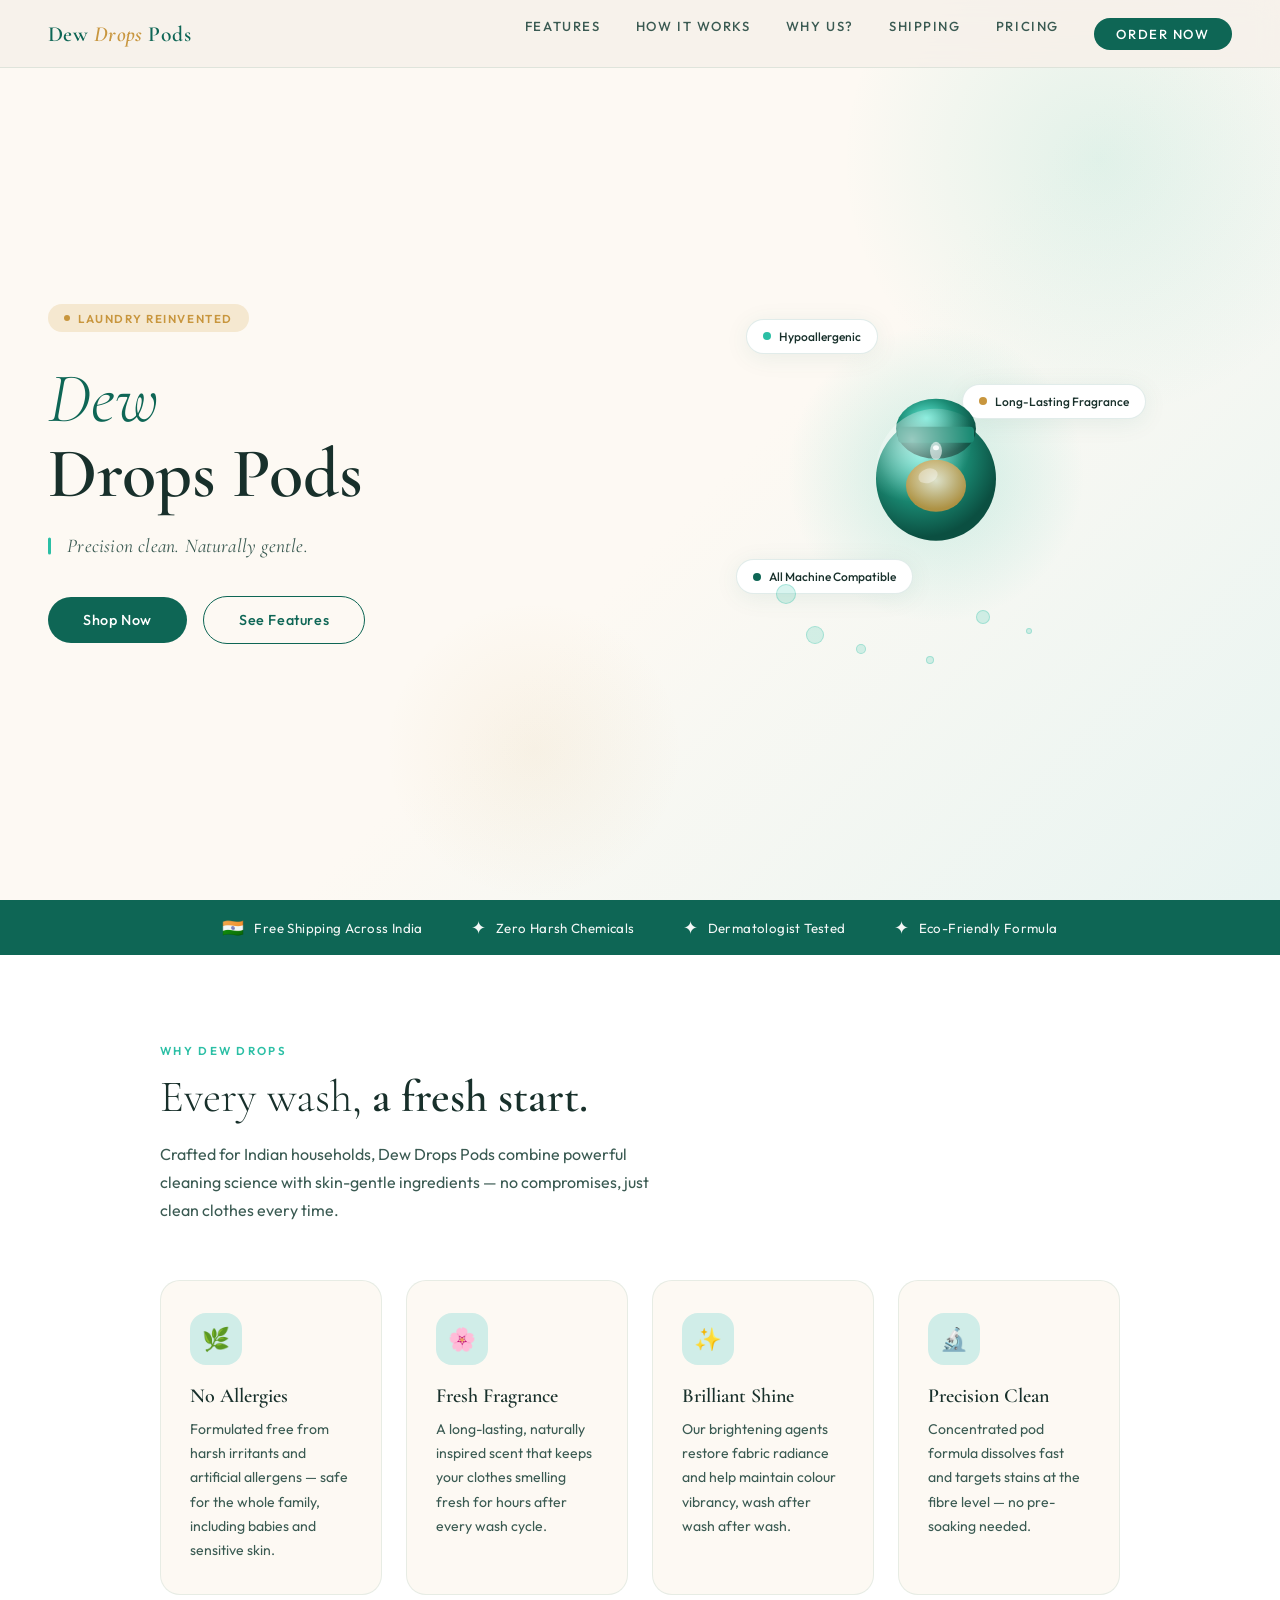
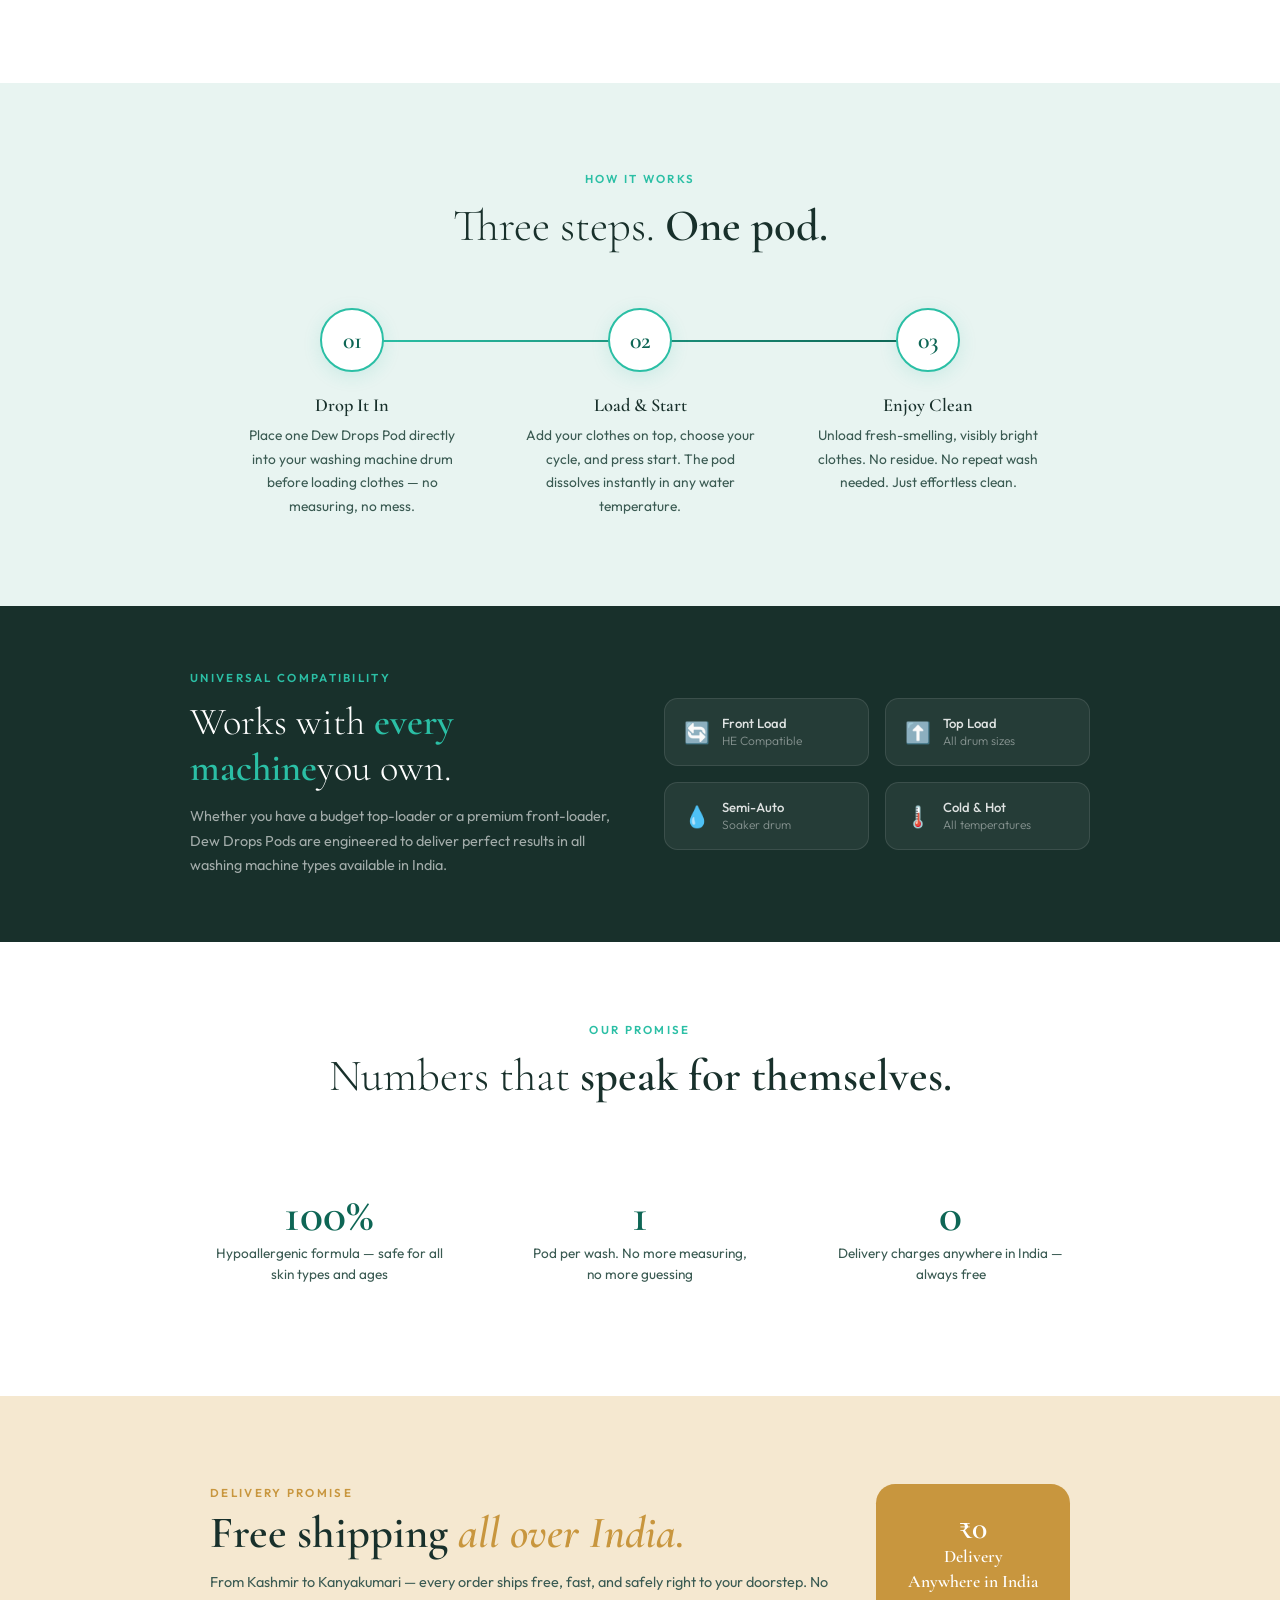
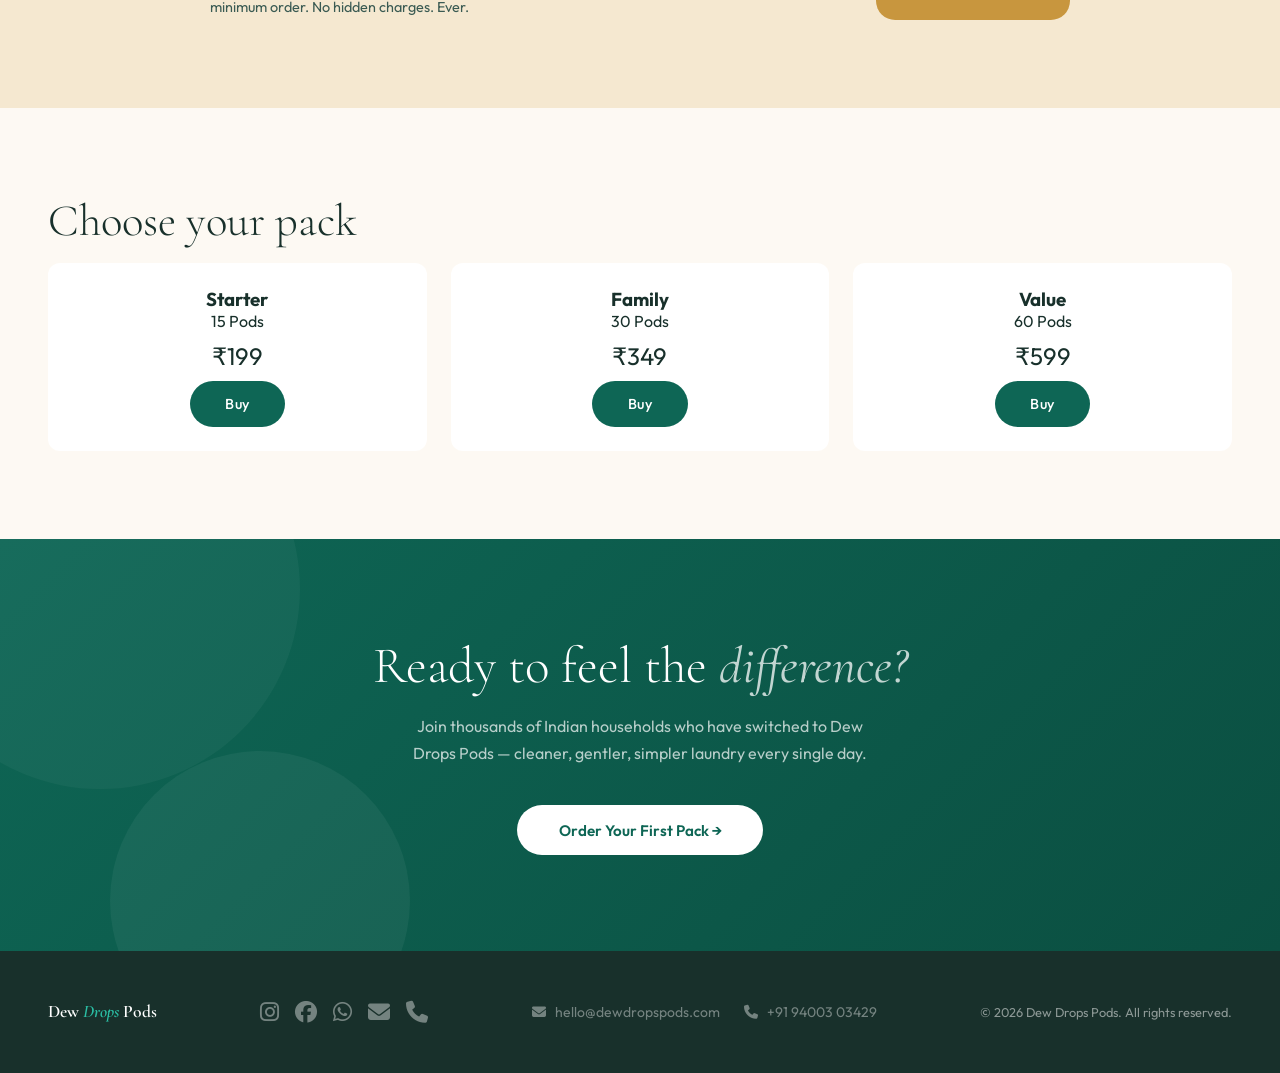
<file: index.html>
<!DOCTYPE html>
<html lang="en">

<head>
	<meta charset="UTF-8" />
	<meta name="viewport" content="width=device-width, initial-scale=1.0" />
	<title>Dew Drops Pods — Precision Clean. Naturally Gentle.</title>

	<!-- SEO & Social -->
	<meta name="description"
		content="Dew Drops Pods — precision-clean laundry pods made for Indian households. Hypoallergenic, eco-friendly formula with long-lasting fragrance. Free shipping across India. Shop Starter, Family & Value packs starting at ₹199.">
	<meta property="og:title" content="Dew Drops Pods — Precision Clean. Naturally Gentle.">
	<meta property="og:description"
		content="Laundry pods made for Indian households. Hypoallergenic, eco-friendly, and free shipping across India. Starting at ₹199.">
	<meta property="og:url" content="https://dewdropspods.com/">
	<meta property="og:type" content="website">
	<meta property="og:image" content="https://dewdropspods.com/assets/images/product-image.jpeg">

	<link rel="preconnect" href="https://fonts.googleapis.com" />
	<link rel="preconnect" href="https://fonts.gstatic.com" crossorigin />

	<link rel="canonical" href="https://dewdropspods.com/">

	<!-- Structured Data -->
	<script type="application/ld+json">
		{
			"@context": "https://schema.org",
			"@type": "Product",
			"name": "Dew Drops Laundry Pods",
			"description": "Hypoallergenic laundry pods for Indian households. Eco-friendly, dermatologist tested.",
			"brand": { "@type": "Brand", "name": "Dew Drops Pods" },
			"offers": {
				"@type": "AggregateOffer",
				"lowPrice": "199",
				"highPrice": "599",
				"priceCurrency": "INR"
			}
		}
	</script>

	<!-- CSS -->
	<link
		href="https://fonts.googleapis.com/css2?family=Cormorant+Garamond:ital,wght@0,300;0,400;0,600;1,300;1,400&family=Outfit:wght@300;400;500;600&display=swap"
		rel="stylesheet" />
	<link rel="stylesheet" href="https://cdnjs.cloudflare.com/ajax/libs/font-awesome/6.5.0/css/all.min.css">
	<link rel="stylesheet" href="assets/css/styles.css">

	<!-- JS -->
	<script src="assets/js/main.js" defer></script>

	<!-- Favicon -->
	<link rel="icon" type="image/x-icon" href="favicon.ico">
	<link rel="icon" type="image/png" sizes="32x32" href="favicon-32x32.png">
	<link rel="icon" type="image/png" sizes="16x16" href="favicon-16x16.png">
	<link rel="apple-touch-icon" sizes="180x180" href="apple-touch-icon.png">
</head>

<body>
	<!-- NAV -->
	<nav>
		<div class="nav-logo">Dew <span>Drops</span> Pods</div>
		<!-- Hamburger -->
		<div class="hamburger" id="hamburger">
			<span></span>
			<span></span>
			<span></span>
		</div>
		<div class="nav-links" id="navLinks">
			<a href="#features">Features</a>
			<a href="#how">How It Works</a>
			<a href="#assurance">Why Us?</a>
			<a href="#shipping">Shipping</a>
			<a href="#pricing">Pricing</a>
			<a href="#cta" class="nav-cta">Order Now</a>
		</div>
	</nav>
	<!-- HERO -->
	<section class="hero">
		<div class="hero-bg-circle c1"></div>
		<div class="hero-bg-circle c2"></div>
		<div class="hero-left">
			<div class="hero-badge">Laundry Reinvented</div>
			<h1 class="hero-title"><em>Dew</em><span class="brand-word">Drops Pods</span></h1>
			<p class="hero-tagline">Precision clean. Naturally gentle.</p>
			<div class="hero-actions"><a href="#cta" class="btn-primary">Shop Now</a><a href="#features"
					class="btn-outline">See Features</a></div>
		</div>
		<div class="hero-right">
			<div class="pod-scene">
				<div class="pod-glow"></div>
				<!-- Floating info pills -->
				<div class="hero-pill pill-1">
					<div class="dot" style="background:#2bbfa5;"></div>Hypoallergenic
				</div>
				<div class="hero-pill pill-2">
					<div class="dot" style="background:#c8963e;"></div>Long-Lasting Fragrance
				</div>
				<div class="hero-pill pill-3">
					<div class="dot" style="background:#0e6655;"></div>All Machine Compatible
				</div>
				<!-- Pod SVG -->
				<div class="pod-main"><svg class="pod-svg" viewBox="0 0 160 160" xmlns="http://www.w3.org/2000/svg">
						<defs>
							<radialGradient id="podGrad" cx="38%" cy="32%" r="65%">
								<stop offset="0%" stop-color="#5ce6d1" />
								<stop offset="55%" stop-color="#1a8a73" />
								<stop offset="100%" stop-color="#0b4f41" />
							</radialGradient>
							<radialGradient id="podShine" cx="30%" cy="25%" r="50%">
								<stop offset="0%" stop-color="rgba(255,255,255,0.55)" />
								<stop offset="100%" stop-color="rgba(255,255,255,0)" />
							</radialGradient>
							<radialGradient id="liquidGrad" cx="50%" cy="40%" r="55%">
								<stop offset="0%" stop-color="#f5e8d0" />
								<stop offset="100%" stop-color="#c8963e" />
							</radialGradient>
						</defs>
						<!-- Pod body -->
						<ellipse cx="80" cy="88" rx="60" ry="62" fill="url(#podGrad)" />
						<!-- Pod top dome -->
						<ellipse cx="80" cy="38" rx="40" ry="30" fill="url(#podGrad)" />
						<!-- Pod neck -->
						<rect x="42" y="36" width="76" height="16" rx="4" fill="#1a8a73" />
						<!-- Shine overlay -->
						<ellipse cx="80" cy="80" rx="60" ry="62" fill="url(#podShine)" />
						<!-- Liquid window -->
						<ellipse cx="80" cy="95" rx="30" ry="26" fill="url(#liquidGrad)" opacity="0.85" />
						<!-- Liquid shine -->
						<ellipse cx="72" cy="85" rx="10" ry="7" fill="rgba(255,255,255,0.35)"
							transform="rotate(-20,72,85)" />
						<!-- Dew drop logo mark -->
						<ellipse cx="80" cy="60" rx="6" ry="9" fill="rgba(255,255,255,0.6)" />
						<ellipse cx="80" cy="57" rx="3" ry="2.5" fill="rgba(255,255,255,0.9)" />
					</svg></div>
				<!-- Bubbles -->
				<div class="bubble b1"></div>
				<div class="bubble b2"></div>
				<div class="bubble b3"></div>
				<div class="bubble b4"></div>
				<div class="bubble b5"></div>
				<div class="bubble b6"></div>
			</div>
		</div>
	</section>
	<!-- TRUST STRIP -->
	<div class="trust-strip">
		<div class="trust-item"><span class="trust-icon">🇮🇳</span>Free Shipping Across India </div>
		<div class="trust-item"><span class="trust-icon">✦</span>Zero Harsh Chemicals </div>
		<div class="trust-item"><span class="trust-icon">✦</span>Dermatologist Tested </div>
		<div class="trust-item"><span class="trust-icon">✦</span>Eco-Friendly Formula </div>
	</div>
	<!-- FEATURES -->
	<section class="features" id="features">
		<div style="max-width:960px; margin:0 auto;">
			<p class="section-label reveal">Why Dew Drops</p>
			<h2 class="section-title reveal">Every wash,
				<strong>a fresh start.</strong>
			</h2>
			<p class="section-sub reveal">Crafted for Indian households,
				Dew Drops Pods combine powerful cleaning science with skin-gentle ingredients — no
				compromises,
				just clean clothes every time.</p>
			<div class="features-grid">
				<div class="feat-card reveal">
					<div class="feat-icon-wrap">🌿</div>
					<div class="feat-title">No Allergies</div>
					<p class="feat-desc">Formulated free from harsh irritants and artificial
						allergens — safe for the whole family,
						including babies and sensitive skin.</p>
				</div>
				<div class="feat-card reveal">
					<div class="feat-icon-wrap">🌸</div>
					<div class="feat-title">Fresh Fragrance</div>
					<p class="feat-desc">A long-lasting,
						naturally inspired scent that keeps your clothes smelling fresh for hours
						after every wash cycle.</p>
				</div>
				<div class="feat-card reveal">
					<div class="feat-icon-wrap">✨</div>
					<div class="feat-title">Brilliant Shine</div>
					<p class="feat-desc">Our brightening agents restore fabric radiance and help
						maintain colour vibrancy,
						wash after wash after wash.</p>
				</div>
				<div class="feat-card reveal">
					<div class="feat-icon-wrap">🔬</div>
					<div class="feat-title">Precision Clean</div>
					<p class="feat-desc">Concentrated pod formula dissolves fast and targets stains
						at the fibre level — no pre-soaking needed.</p>
				</div>
			</div>
		</div>
	</section>

	<!-- HOW IT WORKS -->
	<section class="how" id="how">
		<div style="max-width:840px; margin:0 auto;">
			<p class="section-label text-center reveal">How It Works</p>
			<h2 class="section-title text-center reveal">Three steps. <strong>One pod.</strong>
			</h2>
			<div class="steps">
				<div class="step reveal">
					<div class="step-num">01</div>
					<div class="step-title">Drop It In</div>
					<p class="step-desc">Place one Dew Drops Pod directly into your washing
						machine drum before loading clothes — no measuring,
						no mess.</p>
				</div>
				<div class="step reveal">
					<div class="step-num">02</div>
					<div class="step-title">Load & Start</div>
					<p class="step-desc">Add your clothes on top,
						choose your cycle,
						and press start. The pod dissolves instantly in any water temperature.
					</p>
				</div>
				<div class="step reveal">
					<div class="step-num">03</div>
					<div class="step-title">Enjoy Clean</div>
					<p class="step-desc">Unload fresh-smelling,
						visibly bright clothes. No residue. No repeat wash needed. Just
						effortless clean.</p>
				</div>
			</div>
		</div>
	</section>

	<!-- COMPAT BANNER -->
	<div class="compat">
		<div class="compat-inner">
			<div class="reveal">
				<p class="section-label" style="color:var(--aqua);">Universal Compatibility
				</p>
				<h2 class="compat-title">Works with <strong>every machine</strong>you own.
				</h2>
				<p class="compat-sub">Whether you have a budget top-loader or a premium
					front-loader,
					Dew Drops Pods are engineered to deliver perfect results in all washing
					machine types available in India.</p>
			</div>
			<div class="machine-list reveal">
				<div class="machine-item"><span class="machine-ico">🔄</span>
					<div class="machine-name">Front Load<small>HE Compatible</small></div>
				</div>
				<div class="machine-item"><span class="machine-ico">⬆️</span>
					<div class="machine-name">Top Load<small>All drum sizes</small></div>
				</div>
				<div class="machine-item"><span class="machine-ico">💧</span>
					<div class="machine-name">Semi-Auto<small>Soaker drum</small></div>
				</div>
				<div class="machine-item"><span class="machine-ico">🌡️</span>
					<div class="machine-name">Cold & Hot<small>All temperatures</small>
					</div>
				</div>
			</div>
		</div>
	</div>

	<!-- ASSURANCE -->
	<section class="assurance" id="assurance">
		<p class="section-label text-center reveal">Our Promise</p>
		<h2 class="section-title text-center reveal">Numbers that <strong>speak for
				themselves.</strong></h2>
		<div class="assurance-grid">
			<div class="assure-item reveal">
				<div class="assure-num">100%</div>
				<div class="assure-label">Hypoallergenic formula — safe for all skin
					types and ages</div>
			</div>
			<div class="assure-item reveal">
				<div class="assure-num">1</div>
				<div class="assure-label">Pod per wash. No more measuring,
					no more guessing</div>
			</div>
			<div class="assure-item reveal">
				<div class="assure-num">0</div>
				<div class="assure-label">Delivery charges anywhere in India —
					always free</div>
			</div>
		</div>
	</section>

	<!-- SHIPPING -->
	<section class="shipping" id="shipping">
		<div class="shipping-inner reveal">
			<div>
				<p class="ship-label">Delivery Promise</p>
				<h2 class="ship-title">Free shipping <span>all over India.</span></h2>
				<p class="ship-desc">From Kashmir to Kanyakumari — every order ships
					free,
					fast,
					and safely right to your doorstep. No minimum order. No hidden
					charges. Ever.</p>
			</div>
			<div class="ship-badge"><span class="big">₹0</span>Delivery<br />Anywhere in
				India </div>
		</div>
	</section>

	<!-- PRICING -->
	<section id="pricing">
		<h2 class="section-title">Choose your pack</h2>

		<div class="pricing-grid">
			<div class="card">
				<h3>Starter</h3>
				<p>15 Pods</p>
				<div class="price">₹199</div>
				<a href="https://api.whatsapp.com/send/?phone=+919400303429&text=Hi, I would like to get Dew Drops Starter Pack @ ₹199.&type=phone_number"
					target="_blank" class="btn btn-primary">Buy</a>
			</div>

			<div class="card">
				<h3>Family</h3>
				<p>30 Pods</p>
				<div class="price">₹349</div>
				<a href="https://api.whatsapp.com/send/?phone=+919400303429&text=Hi, I would like to get Dew Drops Family Pack @ ₹349.&type=phone_number"
					target="_blank" class="btn btn-primary">Buy</a>
			</div>

			<div class="card">
				<h3>Value</h3>
				<p>60 Pods</p>
				<div class="price">₹599</div>
				<a href="https://api.whatsapp.com/send/?phone=+919400303429&text=Hi, I would like to get Dew Drops Value Pack @ ₹599.&type=phone_number"
					target="_blank" class="btn btn-primary">Buy</a>
			</div>
		</div>
	</section>

	<!-- CTA -->
	<section class="cta-section" id="cta">
		<div class="cta-bg b1"></div>
		<div class="cta-bg b2"></div>
		<h2 class="reveal">Ready to feel the <em>difference?</em></h2>
		<p class="reveal">
			Join thousands of Indian households who have switched
			to Dew Drops Pods — cleaner, gentler, simpler laundry every single day.
		</p>
		<a href="https://api.whatsapp.com/send/?phone=+919400303429&text=Hi, I would like to get Dew Drops Sample Pack.&type=phone_number"
			target="_blank" class="btn-white reveal">Order Your First Pack →</a>
	</section>

	<!-- FOOTER -->
	<footer>
		<div class="foot-logo">Dew <span>Drops</span> Pods</div>

		<div class="foot-social">
			<a href="https://instagram.com/dewdropods" target="_blank" rel="noopener" aria-label="Instagram">
				<i class="fa-brands fa-instagram"></i>
			</a>
			<a href="https://facebook.com/dewdropods" target="_blank" rel="noopener" aria-label="Facebook">
				<i class="fa-brands fa-facebook"></i>
			</a>
			<a href="https://wa.me/919400303429" target="_blank" rel="noopener" aria-label="WhatsApp">
				<i class="fa-brands fa-whatsapp"></i>
			</a>
			<a href="mailto:hello@dewdropspods.com" aria-label="Email">
				<i class="fa-solid fa-envelope"></i>
			</a>
			<a href="tel:+919400303429" aria-label="Phone">
				<i class="fa-solid fa-phone"></i>
			</a>
		</div>

		<div class="foot-contact">
			<span><i class="fa-solid fa-envelope"></i> hello@dewdropspods.com</span>
			<span><i class="fa-solid fa-phone"></i> +91 94003 03429</span>
		</div>

		<!-- <div class="foot-links">
			<a href="#">Privacy Policy</a>
			<a href="#">Terms</a>
			<a href="#">Contact Us</a>
		</div> -->

		<div class="foot-copy">© 2026 Dew Drops Pods. All rights reserved.</div>
	</footer>
</body>

</html>
</file>
<file: assets/css/styles.css>
*,
*::before,
*::after {
    box-sizing: border-box;
    margin: 0;
    padding: 0;
}

:root {
    --teal: #0e6655;
    --teal-mid: #1a8a73;
    --teal-lt: #d0ede8;
    --aqua: #2bbfa5;
    --cream: #f6f1ea;
    --warm: #fdf9f3;
    --gold: #c8963e;
    --gold-lt: #f5e8d0;
    --ink: #18302b;
    --ink-mid: #3a5a52;
    --mist: #e8f4f1;
    --white: #ffffff;
    --serif: 'Cormorant Garamond', Georgia, serif;
    --sans: 'Outfit', sans-serif;
}

html {
    scroll-behavior: smooth;
}

body {
    font-family: var(--sans);
    background: var(--warm);
    color: var(--ink);
    overflow-x: hidden;
}

/* ── NAV ── */
nav {
    position: fixed;
    top: 0;
    left: 0;
    right: 0;
    z-index: 100;
    display: flex;
    align-items: center;
    justify-content: space-between;
    padding: 1.1rem 3rem;
    background: rgba(246, 241, 234, 0.88);
    backdrop-filter: blur(14px);
    border-bottom: 1px solid rgba(14, 102, 85, 0.1);
}

.nav-logo {
    font-family: var(--serif);
    font-size: 1.35rem;
    font-weight: 600;
    color: var(--teal);
    letter-spacing: 0.02em;
}

.nav-logo span {
    color: var(--gold);
    font-style: italic;
}

.nav-links {
    display: flex;
    gap: 2.2rem;
}

.nav-links a {
    font-size: 0.82rem;
    font-weight: 500;
    letter-spacing: 0.12em;
    text-transform: uppercase;
    color: var(--ink-mid);
    text-decoration: none;
    transition: color 0.2s;
}

.nav-links a:hover {
    color: var(--teal);
}

.nav-cta {
    background: var(--teal);
    color: var(--white) !important;
    padding: 0.5rem 1.4rem;
    border-radius: 2rem;
    transition: background 0.2s !important;
}

.nav-cta:hover {
    background: var(--teal-mid) !important;
    color: var(--white) !important;
}

/* ── HERO ── */
.hero {
    min-height: 100vh;
    display: grid;
    grid-template-columns: 1fr 1fr;
    align-items: center;
    padding: 7rem 3rem 4rem;
    position: relative;
    overflow: hidden;
    background: linear-gradient(135deg, var(--warm) 55%, var(--mist) 100%);
}

.hero-bg-circle {
    position: absolute;
    border-radius: 50%;
    pointer-events: none;
}

.hero-bg-circle.c1 {
    width: 520px;
    height: 520px;
    right: -80px;
    top: -100px;
    background: radial-gradient(circle, rgba(43, 191, 165, 0.13) 0%, transparent 70%);
}

.hero-bg-circle.c2 {
    width: 300px;
    height: 300px;
    left: 30%;
    bottom: 0;
    background: radial-gradient(circle, rgba(200, 150, 62, 0.08) 0%, transparent 70%);
}

.hero-left {
    z-index: 2;
}

.hero-badge {
    display: inline-flex;
    align-items: center;
    gap: 0.5rem;
    background: var(--gold-lt);
    color: var(--gold);
    font-size: 0.72rem;
    font-weight: 600;
    letter-spacing: 0.14em;
    text-transform: uppercase;
    padding: 0.4rem 1rem;
    border-radius: 2rem;
    margin-bottom: 1.8rem;
}

.hero-badge::before {
    content: '';
    display: block;
    width: 6px;
    height: 6px;
    border-radius: 50%;
    background: var(--gold);
}

.hero-title {
    font-family: var(--serif);
    font-size: clamp(3.4rem, 5.5vw, 5rem);
    font-weight: 300;
    line-height: 1.07;
    color: var(--ink);
    margin-bottom: 0.5rem;
}

.hero-title em {
    font-style: italic;
    color: var(--teal);
}

.hero-title .brand-word {
    display: block;
    font-weight: 600;
    color: var(--ink);
}

.hero-tagline {
    font-family: var(--serif);
    font-size: 1.22rem;
    font-style: italic;
    color: var(--ink-mid);
    margin: 1.4rem 0 2.4rem;
    letter-spacing: 0.01em;
    position: relative;
    padding-left: 1.2rem;
}

.hero-tagline::before {
    content: '';
    position: absolute;
    left: 0;
    top: 50%;
    transform: translateY(-50%);
    width: 3px;
    height: 70%;
    background: var(--aqua);
    border-radius: 2px;
}

.hero-actions {
    display: flex;
    gap: 1rem;
    align-items: center;
    flex-wrap: wrap;
}

.btn-primary {
    background: var(--teal);
    color: var(--white);
    padding: 0.85rem 2.2rem;
    border-radius: 3rem;
    font-size: 0.9rem;
    font-weight: 500;
    letter-spacing: 0.04em;
    text-decoration: none;
    border: none;
    cursor: pointer;
    transition: background 0.22s, transform 0.18s;
    display: inline-block;
}

.btn-primary:hover {
    background: var(--teal-mid);
    transform: translateY(-2px);
}

.btn-outline {
    background: transparent;
    color: var(--teal);
    padding: 0.85rem 2.2rem;
    border-radius: 3rem;
    font-size: 0.9rem;
    font-weight: 500;
    letter-spacing: 0.04em;
    text-decoration: none;
    border: 1.5px solid var(--teal);
    cursor: pointer;
    transition: background 0.22s, color 0.22s;
    display: inline-block;
}

.btn-outline:hover {
    background: var(--teal);
    color: var(--white);
}

/* Pod visual */
.hero-right {
    z-index: 2;
    display: flex;
    justify-content: center;
    align-items: center;
    position: relative;
}

.pod-scene {
    position: relative;
    width: 380px;
    height: 420px;
}

.pod-glow {
    position: absolute;
    width: 300px;
    height: 300px;
    left: 50%;
    top: 50%;
    transform: translate(-50%, -50%);
    background: radial-gradient(circle, rgba(43, 191, 165, 0.22) 0%, transparent 70%);
    border-radius: 50%;
    animation: pulseGlow 3.5s ease-in-out infinite;
}

@keyframes pulseGlow {

    0%,
    100% {
        transform: translate(-50%, -50%) scale(1);
        opacity: 0.7;
    }

    50% {
        transform: translate(-50%, -50%) scale(1.15);
        opacity: 1;
    }
}

.pod-main {
    position: absolute;
    left: 50%;
    top: 50%;
    transform: translate(-50%, -52%);
    width: 160px;
    height: 160px;
    animation: floatPod 4s ease-in-out infinite;
}

@keyframes floatPod {

    0%,
    100% {
        transform: translate(-50%, -52%) translateY(0);
    }

    50% {
        transform: translate(-50%, -52%) translateY(-16px);
    }
}

/* SVG pod */
.pod-svg {
    width: 160px;
    height: 160px;
}

/* Bubbles */
.bubble {
    position: absolute;
    border-radius: 50%;
    background: rgba(43, 191, 165, 0.18);
    border: 1px solid rgba(43, 191, 165, 0.3);
    animation: rise linear infinite;
}

@keyframes rise {
    0% {
        transform: translateY(0) scale(1);
        opacity: 0.7;
    }

    100% {
        transform: translateY(-280px) scale(0.3);
        opacity: 0;
    }
}

.b1 {
    width: 18px;
    height: 18px;
    left: 60px;
    bottom: 40px;
    animation-duration: 3.8s;
    animation-delay: 0s;
}

.b2 {
    width: 10px;
    height: 10px;
    left: 110px;
    bottom: 30px;
    animation-duration: 4.5s;
    animation-delay: 1.1s;
}

.b3 {
    width: 14px;
    height: 14px;
    left: 230px;
    bottom: 60px;
    animation-duration: 3.2s;
    animation-delay: 0.6s;
}

.b4 {
    width: 8px;
    height: 8px;
    left: 180px;
    bottom: 20px;
    animation-duration: 5s;
    animation-delay: 1.8s;
}

.b5 {
    width: 20px;
    height: 20px;
    left: 30px;
    bottom: 80px;
    animation-duration: 4.1s;
    animation-delay: 2.3s;
}

.b6 {
    width: 6px;
    height: 6px;
    left: 280px;
    bottom: 50px;
    animation-duration: 3.6s;
    animation-delay: 0.4s;
}

/* Floating pills */
.hero-pill {
    position: absolute;
    background: var(--white);
    border: 1px solid rgba(14, 102, 85, 0.12);
    border-radius: 1.5rem;
    padding: 0.55rem 1rem;
    display: flex;
    align-items: center;
    gap: 0.5rem;
    font-size: 0.75rem;
    font-weight: 500;
    color: var(--ink);
    box-shadow: 0 4px 24px rgba(14, 102, 85, 0.08);
    white-space: nowrap;
    animation: floatPill 5s ease-in-out infinite;
}

@keyframes floatPill {

    0%,
    100% {
        transform: translateY(0);
    }

    50% {
        transform: translateY(-8px);
    }
}

.hero-pill .dot {
    width: 8px;
    height: 8px;
    border-radius: 50%;
    flex-shrink: 0;
}

.pill-1 {
    top: 55px;
    left: 0;
    animation-delay: 0s;
}

.pill-2 {
    top: 120px;
    right: -20px;
    animation-delay: 1.5s;
}

.pill-3 {
    bottom: 90px;
    left: -10px;
    animation-delay: 0.8s;
}

/* ── TRUST STRIP ── */
.trust-strip {
    background: var(--teal);
    color: var(--white);
    padding: 1rem 3rem;
    display: flex;
    align-items: center;
    justify-content: center;
    gap: 3rem;
    flex-wrap: wrap;
}

.trust-item {
    display: flex;
    align-items: center;
    gap: 0.6rem;
    font-size: 0.83rem;
    font-weight: 400;
    letter-spacing: 0.03em;
    opacity: 0.95;
}

.trust-icon {
    font-size: 1.1rem;
}

/* ── SECTION BASE ── */
section {
    padding: 5.5rem 3rem;
}

.section-label {
    font-size: 0.72rem;
    font-weight: 600;
    letter-spacing: 0.2em;
    text-transform: uppercase;
    color: var(--aqua);
    margin-bottom: 0.9rem;
}

.section-title {
    font-family: var(--serif);
    font-size: clamp(2rem, 3.5vw, 3rem);
    font-weight: 300;
    line-height: 1.15;
    color: var(--ink);
    margin-bottom: 1rem;
}

.section-title strong {
    font-weight: 600;
}

.section-sub {
    font-size: 1rem;
    color: var(--ink-mid);
    line-height: 1.75;
    max-width: 520px;
}

.text-center {
    text-align: center;
}

.mx-auto {
    margin-left: auto;
    margin-right: auto;
}

/* ── FEATURES ── */
.features {
    background: var(--white);
}

.features-grid {
    display: grid;
    grid-template-columns: repeat(auto-fit, minmax(240px, 1fr));
    gap: 2rem;
    margin-top: 3.5rem;
}

.feat-card {
    background: var(--warm);
    border: 1px solid rgba(14, 102, 85, 0.09);
    border-radius: 1.25rem;
    padding: 2rem 1.8rem;
    transition: transform 0.22s, box-shadow 0.22s;
}

.feat-card:hover {
    transform: translateY(-6px);
    box-shadow: 0 16px 40px rgba(14, 102, 85, 0.1);
}

.feat-icon-wrap {
    width: 52px;
    height: 52px;
    border-radius: 1rem;
    background: var(--teal-lt);
    display: flex;
    align-items: center;
    justify-content: center;
    margin-bottom: 1.2rem;
    font-size: 1.4rem;
}

.feat-title {
    font-family: var(--serif);
    font-size: 1.25rem;
    font-weight: 600;
    color: var(--ink);
    margin-bottom: 0.55rem;
}

.feat-desc {
    font-size: 0.88rem;
    color: var(--ink-mid);
    line-height: 1.72;
}

/* ── HOW IT WORKS ── */
.how {
    background: var(--mist);
}

.steps {
    display: grid;
    grid-template-columns: repeat(3, 1fr);
    gap: 1.5rem;
    margin-top: 3.5rem;
    position: relative;
}

.steps::before {
    content: '';
    position: absolute;
    top: 32px;
    left: calc(16.66% + 16px);
    right: calc(16.66% + 16px);
    height: 1.5px;
    background: linear-gradient(90deg, var(--aqua), var(--teal));
    z-index: 0;
}

.step {
    text-align: center;
    position: relative;
    z-index: 1;
    padding: 0 1rem;
}

.step-num {
    width: 64px;
    height: 64px;
    border-radius: 50%;
    background: var(--white);
    border: 2px solid var(--aqua);
    display: flex;
    align-items: center;
    justify-content: center;
    margin: 0 auto 1.4rem;
    font-family: var(--serif);
    font-size: 1.5rem;
    font-weight: 600;
    color: var(--teal);
    box-shadow: 0 4px 18px rgba(43, 191, 165, 0.15);
}

.step-title {
    font-family: var(--serif);
    font-size: 1.15rem;
    font-weight: 600;
    color: var(--ink);
    margin-bottom: 0.5rem;
}

.step-desc {
    font-size: 0.86rem;
    color: var(--ink-mid);
    line-height: 1.7;
}

/* ── COMPAT BANNER ── */
.compat {
    background: var(--ink);
    color: var(--white);
    padding: 4rem 3rem;
}

.compat-inner {
    max-width: 900px;
    margin: 0 auto;
    display: grid;
    grid-template-columns: 1fr 1fr;
    align-items: center;
    gap: 3rem;
}

.compat-title {
    font-family: var(--serif);
    font-size: clamp(1.8rem, 3vw, 2.6rem);
    font-weight: 300;
    line-height: 1.2;
    margin-bottom: 0.8rem;
}

.compat-title strong {
    color: var(--aqua);
    font-weight: 600;
}

.compat-sub {
    font-size: 0.9rem;
    color: rgba(255, 255, 255, 0.6);
    line-height: 1.7;
}

.machine-list {
    display: grid;
    grid-template-columns: 1fr 1fr;
    gap: 1rem;
}

.machine-item {
    background: rgba(255, 255, 255, 0.06);
    border: 1px solid rgba(255, 255, 255, 0.1);
    border-radius: 0.85rem;
    padding: 1rem 1.2rem;
    display: flex;
    align-items: center;
    gap: 0.75rem;
}

.machine-ico {
    font-size: 1.3rem;
}

.machine-name {
    font-size: 0.82rem;
    font-weight: 500;
    color: rgba(255, 255, 255, 0.85);
    line-height: 1.35;
}

.machine-name small {
    display: block;
    font-weight: 300;
    font-size: 0.75rem;
    color: rgba(255, 255, 255, 0.45);
}

/* ── SHIPPING ── */
.shipping {
    background: var(--gold-lt);
}

.shipping-inner {
    max-width: 860px;
    margin: 0 auto;
    display: grid;
    grid-template-columns: 1fr auto;
    align-items: center;
    gap: 2rem;
}

.ship-label {
    font-size: 0.72rem;
    font-weight: 600;
    letter-spacing: 0.2em;
    text-transform: uppercase;
    color: var(--gold);
    margin-bottom: 0.5rem;
}

.ship-title {
    font-family: var(--serif);
    font-size: clamp(1.8rem, 3.5vw, 2.8rem);
    font-weight: 600;
    color: var(--ink);
    line-height: 1.15;
    margin-bottom: 0.7rem;
}

.ship-title span {
    color: var(--gold);
    font-style: italic;
}

.ship-desc {
    font-size: 0.9rem;
    color: var(--ink-mid);
    line-height: 1.7;
}

.ship-badge {
    background: var(--gold);
    color: var(--white);
    font-family: var(--serif);
    font-size: 1.1rem;
    font-weight: 600;
    padding: 1.6rem 2rem;
    border-radius: 1.2rem;
    text-align: center;
    white-space: nowrap;
    line-height: 1.4;
}

.ship-badge .big {
    font-size: 2rem;
    display: block;
    line-height: 1.1;
}

/* ── TESTIMONIAL-STYLE ASSURANCE ── */
.assurance {
    background: var(--white);
    padding: 5rem 3rem;
}

.assurance-grid {
    display: grid;
    grid-template-columns: repeat(3, 1fr);
    gap: 2rem;
    margin-top: 3.5rem;
    max-width: 900px;
    margin-left: auto;
    margin-right: auto;
}

.assure-item {
    text-align: center;
    padding: 2rem 1.5rem;
}

.assure-num {
    font-family: var(--serif);
    font-size: 3rem;
    font-weight: 600;
    color: var(--teal);
    line-height: 1;
    margin-bottom: 0.3rem;
}

.assure-label {
    font-size: 0.85rem;
    color: var(--ink-mid);
    line-height: 1.5;
}

.assure-divider {
    width: 1px;
    background: rgba(14, 102, 85, 0.12);
    margin: auto;
}

/* FEATURES */
.features-grid {
    display: grid;
    gap: 1.5rem;
    grid-template-columns: repeat(auto-fit, minmax(200px, 1fr));
}

.card {
    background: white;
    padding: 1.5rem;
    border-radius: 12px;
    text-align: center;
}

/* PRICING */
.pricing-grid {
    display: grid;
    gap: 1.5rem;
    grid-template-columns: repeat(auto-fit, minmax(200px, 1fr));
    text-align: center;
}

.price {
    font-size: 1.5rem;
    margin: 10px 0;
}

/* ── CTA ── */
.cta-section {
    background: linear-gradient(135deg, var(--teal) 0%, #0b4f41 100%);
    padding: 6rem 3rem;
    text-align: center;
    position: relative;
    overflow: hidden;
}

.cta-bg {
    position: absolute;
    border-radius: 50%;
    pointer-events: none;
}

.cta-bg.b1 {
    width: 400px;
    height: 400px;
    top: -150px;
    left: -100px;
    background: rgba(255, 255, 255, 0.04);
}

.cta-bg.b2 {
    width: 300px;
    height: 300px;
    bottom: -100px;
    right: -60px;
    background: rgba(255, 255, 255, 0.05);
}

.cta-section h2 {
    font-family: var(--serif);
    font-size: clamp(2rem, 4vw, 3.2rem);
    font-weight: 300;
    color: var(--white);
    margin-bottom: 1rem;
    position: relative;
}

.cta-section h2 em {
    font-style: italic;
    font-weight: 400;
    color: rgba(255, 255, 255, 0.75);
}

.cta-section p {
    font-size: 1rem;
    color: rgba(255, 255, 255, 0.7);
    max-width: 480px;
    margin: 0 auto 2.4rem;
    line-height: 1.7;
    position: relative;
}

.btn-white {
    background: var(--white);
    color: var(--teal);
    padding: 0.95rem 2.6rem;
    border-radius: 3rem;
    font-size: 0.95rem;
    font-weight: 600;
    text-decoration: none;
    display: inline-block;
    transition: transform 0.2s, box-shadow 0.2s;
    position: relative;
}

.btn-white:hover {
    transform: translateY(-3px);
    box-shadow: 0 12px 36px rgba(0, 0, 0, 0.18);
}

/* ── FOOTER ── */
footer {
    background: var(--ink);
    color: rgba(255, 255, 255, 0.5);
    padding: 2.2rem 3rem;
    display: flex;
    align-items: center;
    justify-content: space-between;
    flex-wrap: wrap;
    gap: 1rem;
    font-size: 0.8rem;
}

footer .foot-logo {
    font-family: var(--serif);
    font-size: 1.1rem;
    font-weight: 600;
    color: var(--white);
}

footer .foot-logo span {
    color: var(--aqua);
    font-style: italic;
}

footer .foot-links {
    display: flex;
    gap: 1.8rem;
}

footer .foot-links a {
    color: rgba(255, 255, 255, 0.45);
    text-decoration: none;
    transition: color 0.2s;
}

footer .foot-links a:hover {
    color: var(--white);
}

/* ── SCROLL FADE IN ── */
.reveal {
    opacity: 0;
    transform: translateY(28px);
    transition: opacity 0.65s ease, transform 0.65s ease;
}

.reveal.visible {
    opacity: 1;
    transform: translateY(0);
}

/* ── RESPONSIVE ── */
@media (max-width: 900px) {
    nav {
        padding: 1rem 1.5rem;
    }

    .nav-links {
        display: none;
    }

    .hero {
        grid-template-columns: 1fr;
        padding: 6rem 1.5rem 3rem;
        text-align: center;
    }

    .hero-tagline::before {
        display: none;
    }

    .hero-tagline {
        padding-left: 0;
    }

    .hero-actions {
        justify-content: center;
    }

    .hero-right {
        margin-top: 2.5rem;
    }

    .pod-scene {
        width: 280px;
        height: 300px;
    }

    .pill-1,
    .pill-2,
    .pill-3 {
        display: none;
    }

    section {
        padding: 4rem 1.5rem;
    }

    .steps {
        grid-template-columns: 1fr;
    }

    .steps::before {
        display: none;
    }

    .compat-inner {
        grid-template-columns: 1fr;
    }

    .shipping-inner {
        grid-template-columns: 1fr;
        text-align: center;
    }

    .ship-badge {
        margin: 0 auto;
    }

    .assurance-grid {
        grid-template-columns: 1fr;
    }

    .assure-divider {
        width: 60px;
        height: 1px;
    }

    footer {
        flex-direction: column;
        text-align: center;
    }

    .foot-links {
        flex-wrap: wrap;
        justify-content: center;
    }
}

/* ── HAMBURGER ── */
.hamburger {
    display: none;
    flex-direction: column;
    gap: 5px;
    cursor: pointer;
}

.hamburger span {
    width: 24px;
    height: 2px;
    background: var(--ink);
    border-radius: 2px;
    transition: all 0.3s ease;
}

/* Mobile Menu */
@media (max-width: 900px) {
    .hamburger {
        display: flex;
    }

    .nav-links {
        position: absolute;
        top: 70px;
        left: 0;
        right: 0;
        background: var(--warm);
        flex-direction: column;
        align-items: center;
        gap: 1.5rem;
        padding: 2rem 0;
        display: none;
        box-shadow: 0 10px 30px rgba(0, 0, 0, 0.08);
    }

    .nav-links.active {
        display: flex;
    }
}

.foot-social {
    display: flex;
    gap: 16px;
    justify-content: center;
    margin: 12px 0;
}

.foot-social a {
    color: currentColor;
    font-size: 22px;
    opacity: 0.8;
    transition: opacity 0.2s;
}

.foot-social a:hover {
    opacity: 1;
}

.foot-contact {
    display: flex;
    flex-wrap: wrap;
    gap: 12px 24px;
    justify-content: center;
    margin: 12px 0;
    font-size: 14px;
    opacity: 0.8;
}

.foot-contact i {
    margin-right: 6px;
}
</file>
